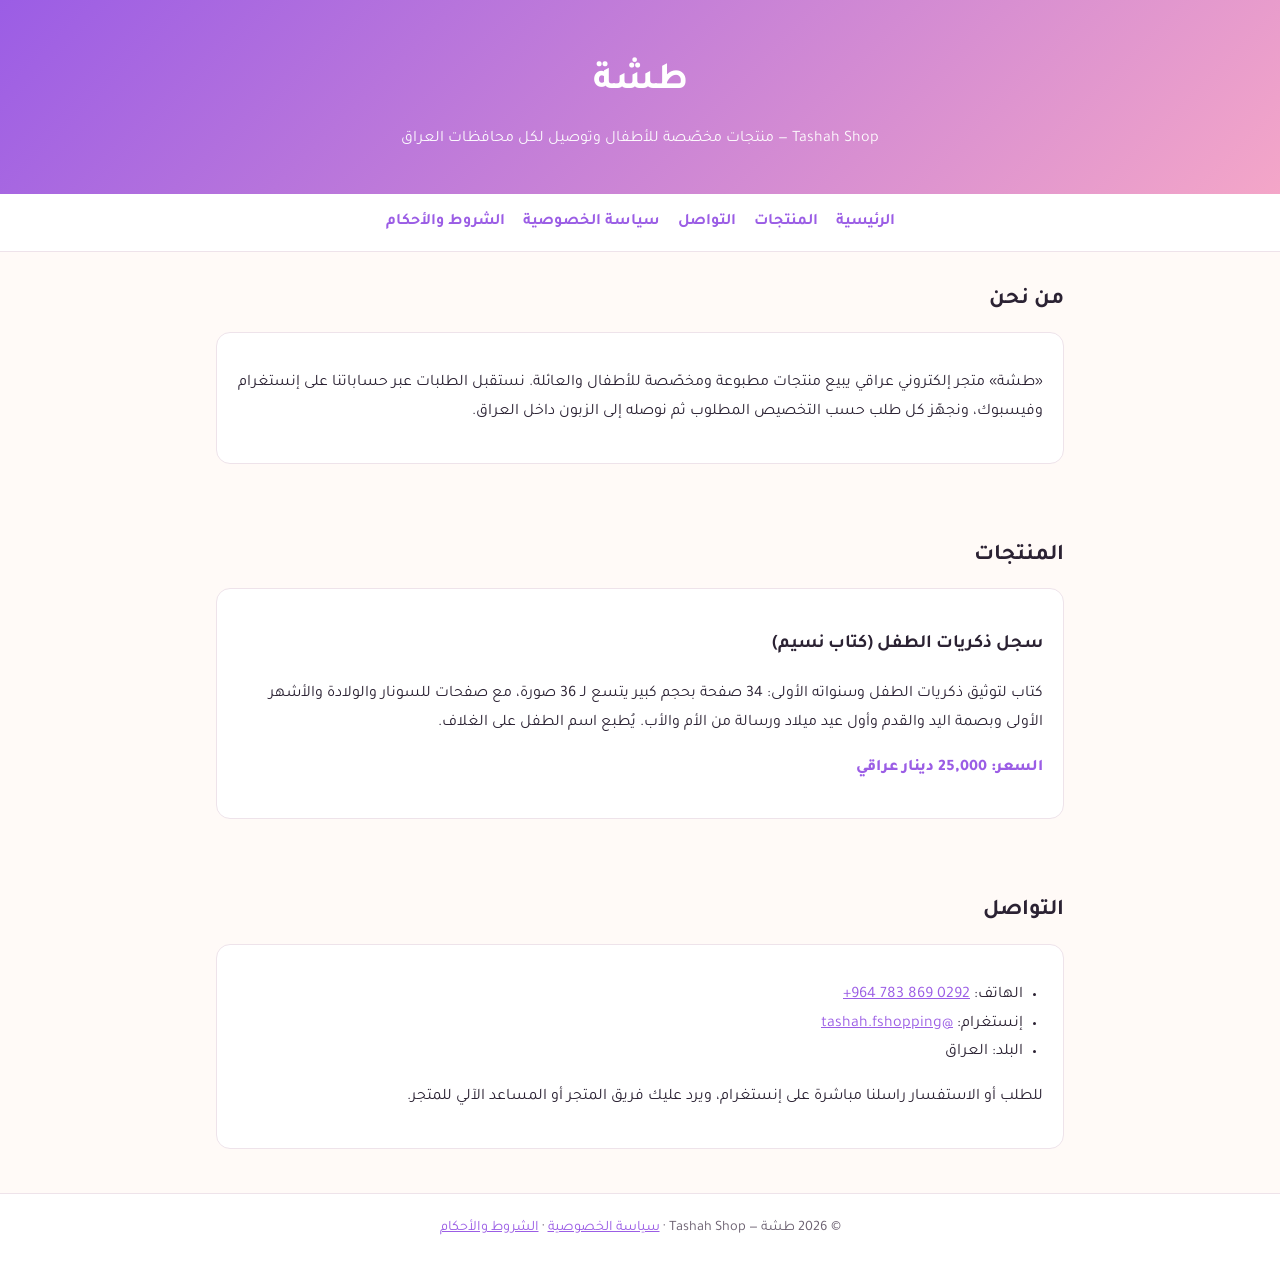
<file: index.html>
<!doctype html>
<html lang="ar" dir="rtl">
<head>
<meta charset="utf-8">
<meta name="viewport" content="width=device-width,initial-scale=1">
<title>طشة | Tashah Shop</title>
<meta name="description" content="طشة — متجر إلكتروني عراقي لمنتجات تخصيص الأطفال وسجل ذكريات الطفل، الطلب عبر إنستغرام وفيسبوك.">
<link rel="preconnect" href="https://fonts.googleapis.com">
<link href="https://fonts.googleapis.com/css2?family=Tajawal:wght@400;700;800&display=swap" rel="stylesheet">
<link rel="stylesheet" href="style.css">
</head>
<body>
<header>
  <div class="wrap">
    <h1>طشة</h1>
    <p>Tashah Shop — منتجات مخصّصة للأطفال وتوصيل لكل محافظات العراق</p>
  </div>
</header>
<nav>
  <a href="index.html">الرئيسية</a>
  <a href="#products">المنتجات</a>
  <a href="#contact">التواصل</a>
  <a href="privacy.html">سياسة الخصوصية</a>
  <a href="terms.html">الشروط والأحكام</a>
</nav>
<main class="wrap">
  <section>
    <h2>من نحن</h2>
    <div class="card">
      <p>«طشة» متجر إلكتروني عراقي يبيع منتجات مطبوعة ومخصّصة للأطفال والعائلة. نستقبل الطلبات عبر حساباتنا على إنستغرام وفيسبوك، ونجهّز كل طلب حسب التخصيص المطلوب ثم نوصله إلى الزبون داخل العراق.</p>
    </div>
  </section>

  <section id="products">
    <h2>المنتجات</h2>
    <div class="card">
      <h3>سجل ذكريات الطفل (كتاب نسيم)</h3>
      <p>كتاب لتوثيق ذكريات الطفل وسنواته الأولى: 34 صفحة بحجم كبير يتسع لـ 36 صورة، مع صفحات للسونار والولادة والأشهر الأولى وبصمة اليد والقدم وأول عيد ميلاد ورسالة من الأم والأب. يُطبع اسم الطفل على الغلاف.</p>
      <p class="price">السعر: 25,000 دينار عراقي</p>
    </div>
  </section>

  <section id="contact">
    <h2>التواصل</h2>
    <div class="card">
      <ul>
        <li>الهاتف: <a href="tel:+9647838690292" dir="ltr">+964 783 869 0292</a></li>
        <li>إنستغرام: <a href="https://www.instagram.com/tashah.fshopping/" target="_blank" rel="noopener">@tashah.fshopping</a></li>
        <li>البلد: العراق</li>
      </ul>
      <p>للطلب أو الاستفسار راسلنا مباشرة على إنستغرام، ويرد عليك فريق المتجر أو المساعد الآلي للمتجر.</p>
    </div>
  </section>
</main>
<footer>
  <div class="wrap">© <span id="y"></span> طشة — Tashah Shop · <a href="privacy.html">سياسة الخصوصية</a> · <a href="terms.html">الشروط والأحكام</a></div>
</footer>
<script>document.getElementById('y').textContent=new Date().getFullYear();</script>
</body>
</html>
</file>
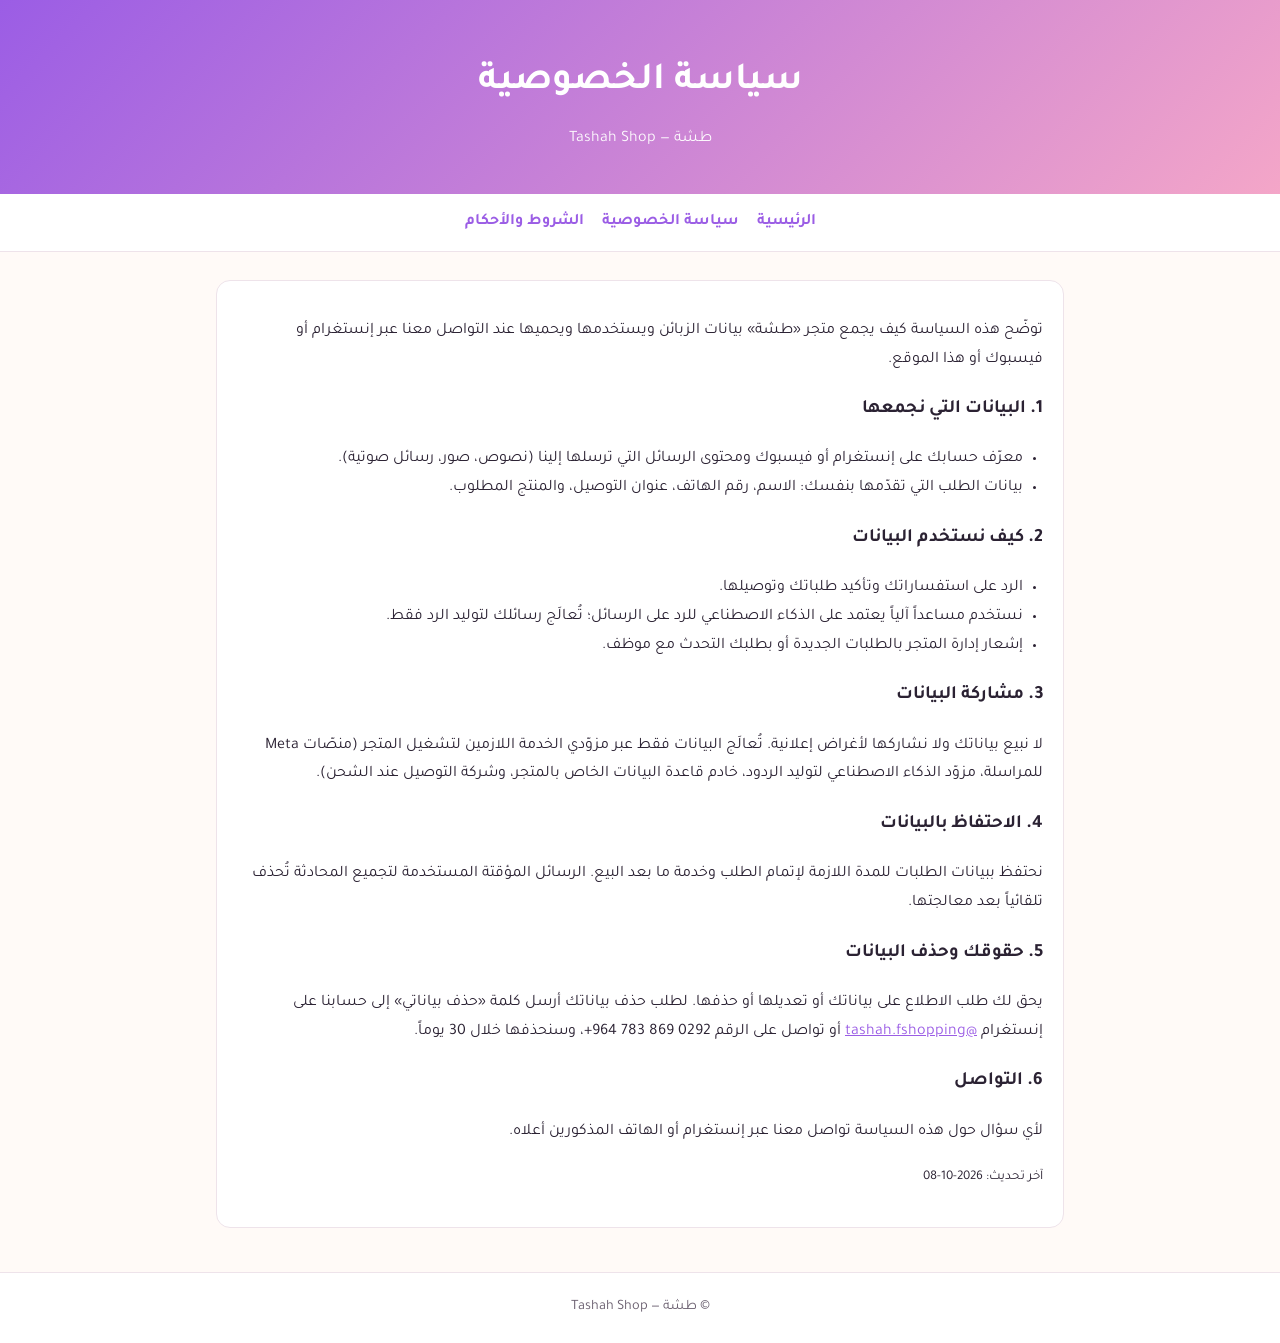
<file: privacy.html>
<!doctype html>
<html lang="ar" dir="rtl">
<head>
<meta charset="utf-8">
<meta name="viewport" content="width=device-width,initial-scale=1">
<title>سياسة الخصوصية | طشة</title>
<link href="https://fonts.googleapis.com/css2?family=Tajawal:wght@400;700;800&display=swap" rel="stylesheet">
<link rel="stylesheet" href="style.css">
</head>
<body>
<header><div class="wrap"><h1>سياسة الخصوصية</h1><p>طشة — Tashah Shop</p></div></header>
<nav><a href="index.html">الرئيسية</a><a href="privacy.html">سياسة الخصوصية</a><a href="terms.html">الشروط والأحكام</a></nav>
<main class="wrap"><section><div class="card">
<p>توضّح هذه السياسة كيف يجمع متجر «طشة» بيانات الزبائن ويستخدمها ويحميها عند التواصل معنا عبر إنستغرام أو فيسبوك أو هذا الموقع.</p>

<h3>1. البيانات التي نجمعها</h3>
<ul>
  <li>معرّف حسابك على إنستغرام أو فيسبوك ومحتوى الرسائل التي ترسلها إلينا (نصوص، صور، رسائل صوتية).</li>
  <li>بيانات الطلب التي تقدّمها بنفسك: الاسم، رقم الهاتف، عنوان التوصيل، والمنتج المطلوب.</li>
</ul>

<h3>2. كيف نستخدم البيانات</h3>
<ul>
  <li>الرد على استفساراتك وتأكيد طلباتك وتوصيلها.</li>
  <li>نستخدم مساعداً آلياً يعتمد على الذكاء الاصطناعي للرد على الرسائل؛ تُعالَج رسائلك لتوليد الرد فقط.</li>
  <li>إشعار إدارة المتجر بالطلبات الجديدة أو بطلبك التحدث مع موظف.</li>
</ul>

<h3>3. مشاركة البيانات</h3>
<p>لا نبيع بياناتك ولا نشاركها لأغراض إعلانية. تُعالَج البيانات فقط عبر مزوّدي الخدمة اللازمين لتشغيل المتجر (منصّات Meta للمراسلة، مزوّد الذكاء الاصطناعي لتوليد الردود، خادم قاعدة البيانات الخاص بالمتجر، وشركة التوصيل عند الشحن).</p>

<h3>4. الاحتفاظ بالبيانات</h3>
<p>نحتفظ ببيانات الطلبات للمدة اللازمة لإتمام الطلب وخدمة ما بعد البيع. الرسائل المؤقتة المستخدمة لتجميع المحادثة تُحذف تلقائياً بعد معالجتها.</p>

<h3>5. حقوقك وحذف البيانات</h3>
<p>يحق لك طلب الاطلاع على بياناتك أو تعديلها أو حذفها. لطلب حذف بياناتك أرسل كلمة «حذف بياناتي» إلى حسابنا على إنستغرام <a href="https://www.instagram.com/tashah.fshopping/">@tashah.fshopping</a> أو تواصل على الرقم <span dir="ltr">+964 783 869 0292</span>، وسنحذفها خلال 30 يوماً.</p>

<h3>6. التواصل</h3>
<p>لأي سؤال حول هذه السياسة تواصل معنا عبر إنستغرام أو الهاتف المذكورين أعلاه.</p>
<p><small>آخر تحديث: 2026-10-08</small></p>
</div></section></main>
<footer><div class="wrap">© طشة — Tashah Shop</div></footer>
</body>
</html>
</file>
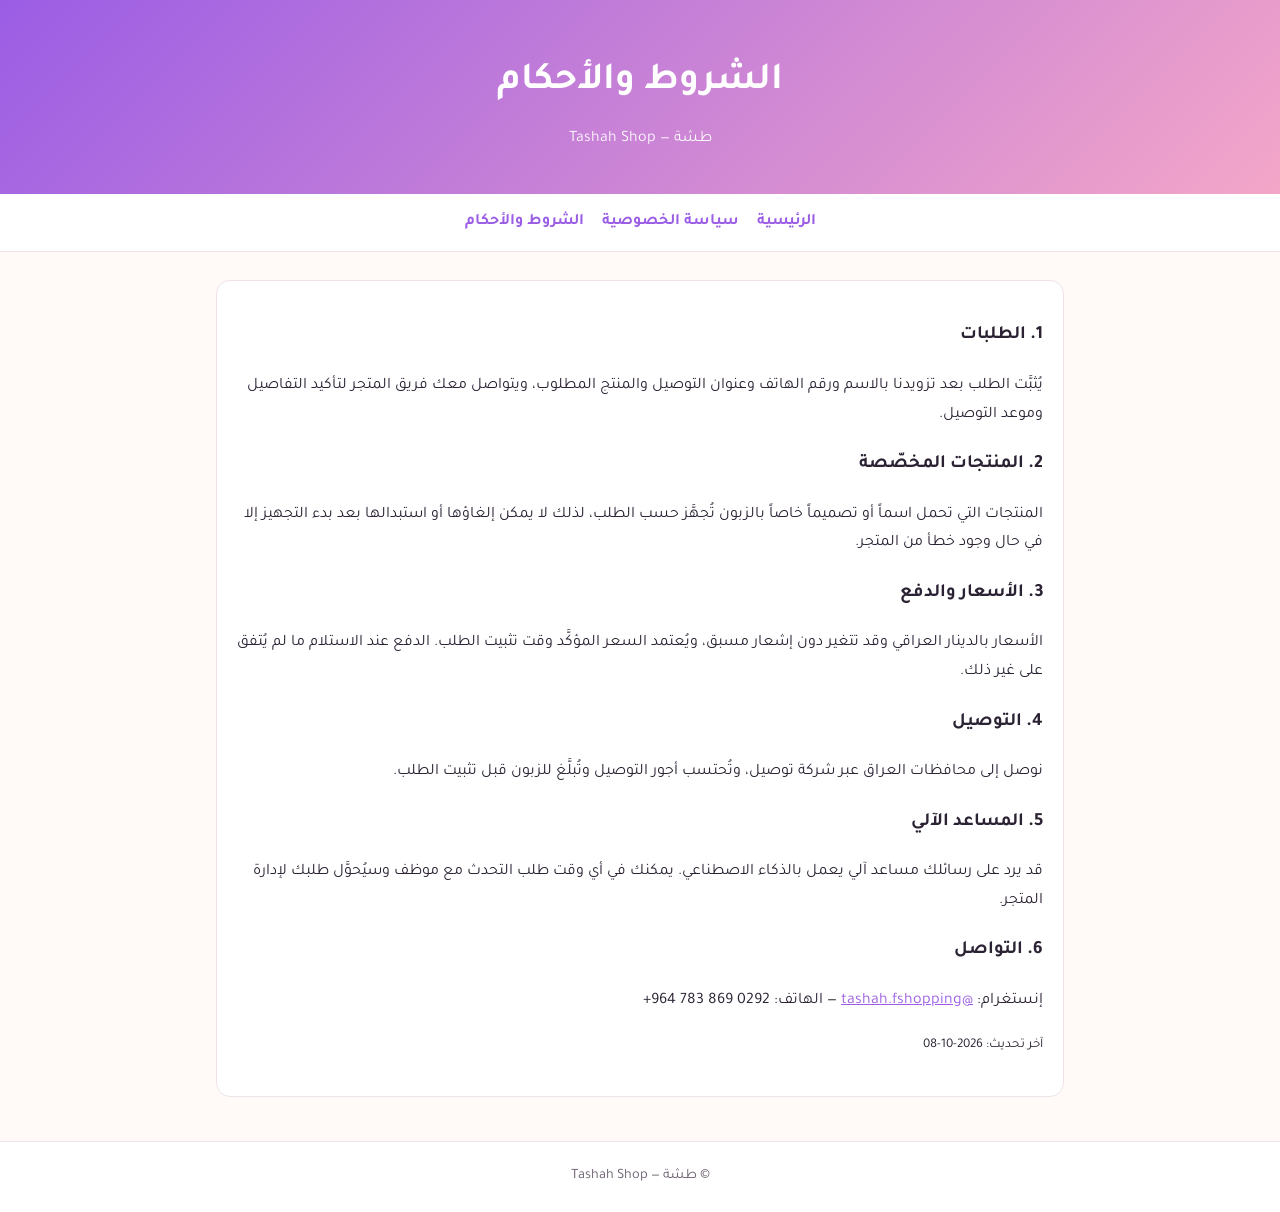
<file: terms.html>
<!doctype html>
<html lang="ar" dir="rtl">
<head>
<meta charset="utf-8">
<meta name="viewport" content="width=device-width,initial-scale=1">
<title>الشروط والأحكام | طشة</title>
<link href="https://fonts.googleapis.com/css2?family=Tajawal:wght@400;700;800&display=swap" rel="stylesheet">
<link rel="stylesheet" href="style.css">
</head>
<body>
<header><div class="wrap"><h1>الشروط والأحكام</h1><p>طشة — Tashah Shop</p></div></header>
<nav><a href="index.html">الرئيسية</a><a href="privacy.html">سياسة الخصوصية</a><a href="terms.html">الشروط والأحكام</a></nav>
<main class="wrap"><section><div class="card">
<h3>1. الطلبات</h3>
<p>يُثبَّت الطلب بعد تزويدنا بالاسم ورقم الهاتف وعنوان التوصيل والمنتج المطلوب، ويتواصل معك فريق المتجر لتأكيد التفاصيل وموعد التوصيل.</p>

<h3>2. المنتجات المخصّصة</h3>
<p>المنتجات التي تحمل اسماً أو تصميماً خاصاً بالزبون تُجهَّز حسب الطلب، لذلك لا يمكن إلغاؤها أو استبدالها بعد بدء التجهيز إلا في حال وجود خطأ من المتجر.</p>

<h3>3. الأسعار والدفع</h3>
<p>الأسعار بالدينار العراقي وقد تتغير دون إشعار مسبق، ويُعتمد السعر المؤكَّد وقت تثبيت الطلب. الدفع عند الاستلام ما لم يُتفق على غير ذلك.</p>

<h3>4. التوصيل</h3>
<p>نوصل إلى محافظات العراق عبر شركة توصيل، وتُحتسب أجور التوصيل وتُبلَّغ للزبون قبل تثبيت الطلب.</p>

<h3>5. المساعد الآلي</h3>
<p>قد يرد على رسائلك مساعد آلي يعمل بالذكاء الاصطناعي. يمكنك في أي وقت طلب التحدث مع موظف وسيُحوَّل طلبك لإدارة المتجر.</p>

<h3>6. التواصل</h3>
<p>إنستغرام: <a href="https://www.instagram.com/tashah.fshopping/">@tashah.fshopping</a> — الهاتف: <span dir="ltr">+964 783 869 0292</span></p>
<p><small>آخر تحديث: 2026-10-08</small></p>
</div></section></main>
<footer><div class="wrap">© طشة — Tashah Shop</div></footer>
</body>
</html>
</file>
<file: style.css>
:root{--bg:#fffaf7;--card:#ffffff;--ink:#2b2233;--muted:#6b6070;--accent:#9b5de5;--accent2:#f4a6c8;--line:#eee3ea}
*{box-sizing:border-box}
body{margin:0;font-family:"Tajawal","Segoe UI",Tahoma,sans-serif;background:var(--bg);color:var(--ink);line-height:1.8}
a{color:var(--accent)}
.wrap{max-width:880px;margin:0 auto;padding:0 16px}
header{background:linear-gradient(135deg,var(--accent),var(--accent2));color:#fff;padding:48px 0 40px;text-align:center}
header h1{margin:0;font-size:2.4rem}
header p{margin:8px 0 0;opacity:.95}
nav{display:flex;gap:18px;justify-content:center;flex-wrap:wrap;padding:14px 0;border-bottom:1px solid var(--line);background:#fff}
nav a{text-decoration:none;font-weight:700}
section{padding:28px 0}
h2{font-size:1.4rem;margin:0 0 12px}
.card{background:var(--card);border:1px solid var(--line);border-radius:14px;padding:20px;margin-bottom:16px}
.price{font-weight:800;color:var(--accent)}
ul{padding-inline-start:20px}
footer{border-top:1px solid var(--line);padding:22px 0;text-align:center;color:var(--muted);font-size:.9rem;background:#fff}
</file>
